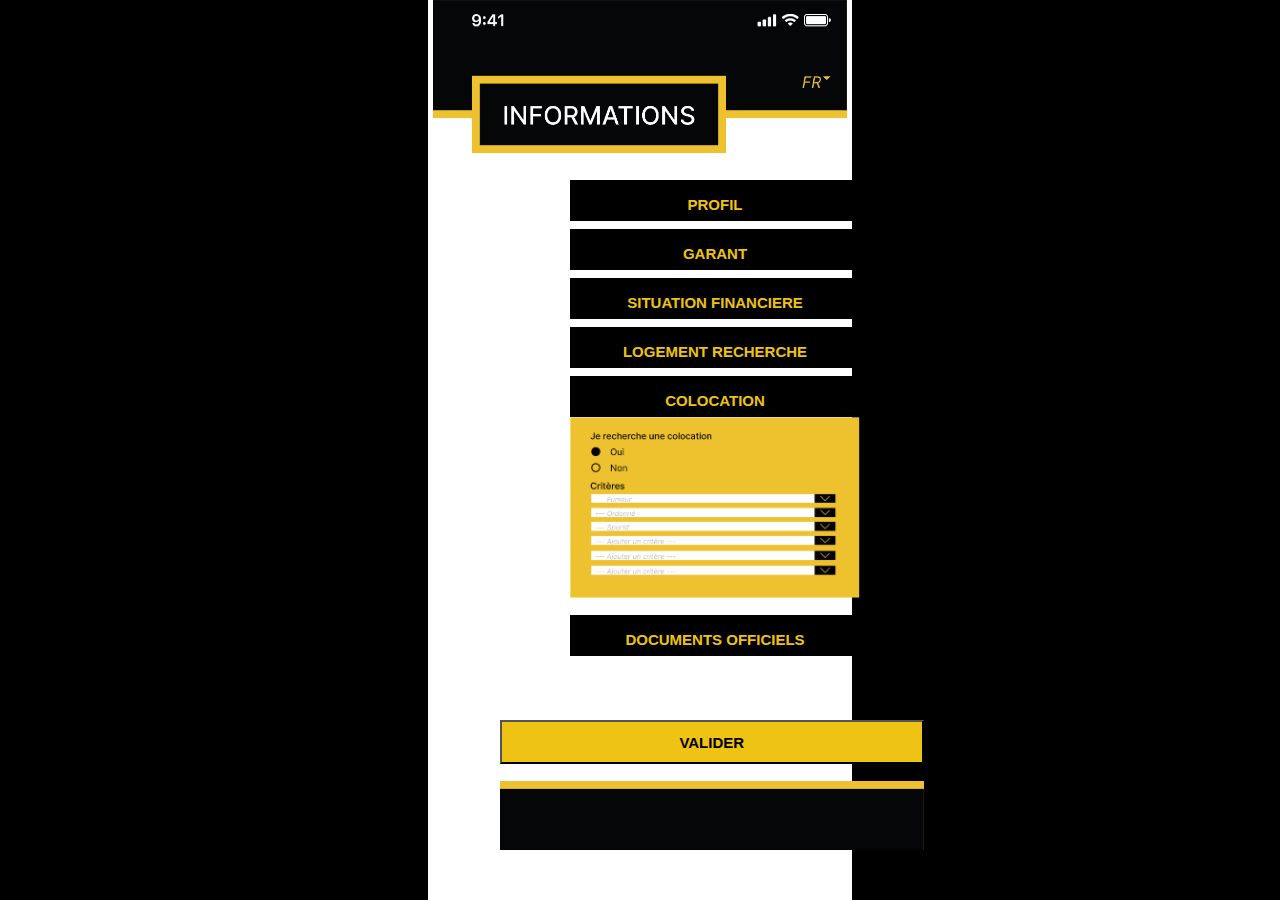
<file: index.html>
<!DOCTYPE html>
<html>
<head>
    <link rel="stylesheet" href="style.css">
</head>
<body>
<div class="container-mobile">
    <link rel="stylesheet" href="Policecritere.css">
    <div>
        <div>
            <img src="HautPage1.png" style="width: 100%">
        </div>
        <div class="container-box1"><p>PROFIL</p></div>
        <div class="container-box2"><p>GARANT</p></div>
        <div class="container-box3"><p>SITUATION FINANCIERE</p></div>
        <div class="container-box4"><p>LOGEMENT RECHERCHE</p></div>
        <div class="container-box5"><p>COLOCATION</p></div>
    <div class="container-boxjaune">
        <img src="criteres.png" style="width: 290px">
        </div>
    </div>
    <div class="container-box6"><p>DOCUMENTS OFFICIELS</p></div>
    <div>
        <button>VALIDER</button>
    </div>
    <div class="recherche3">
        <img src="Navigation1.png" style="width: 424px">
    </div>
    </div>
</body>
</html>
</file>
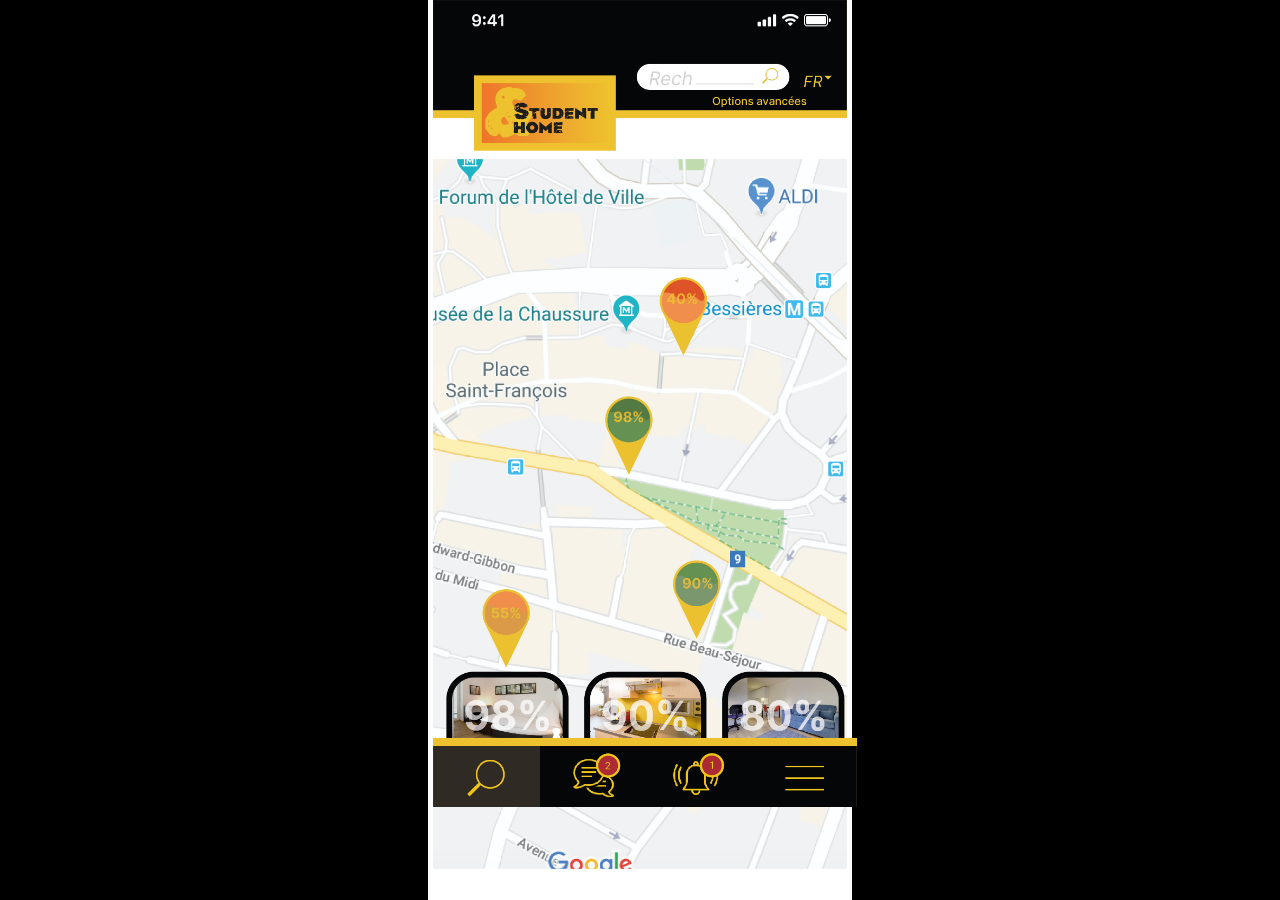
<file: homesearch.html>
<!DOCTYPE html>
<html>
<head>
<link rel="stylesheet" href="style.css">
</head>
<body>
	<div class="container-mobile">
      <div>
      	<img src="HautPage2.png" style="width: 100%">
      </div>
      <div class="mapVraie">
      	<img src="mapVraie.jpg" style="width: 414px">
      </div>
      <div class="recherche">
      	<img src="Navigation2.png" style="width: 424px">
      </div>
    </div>
</body>
</html>
</file>
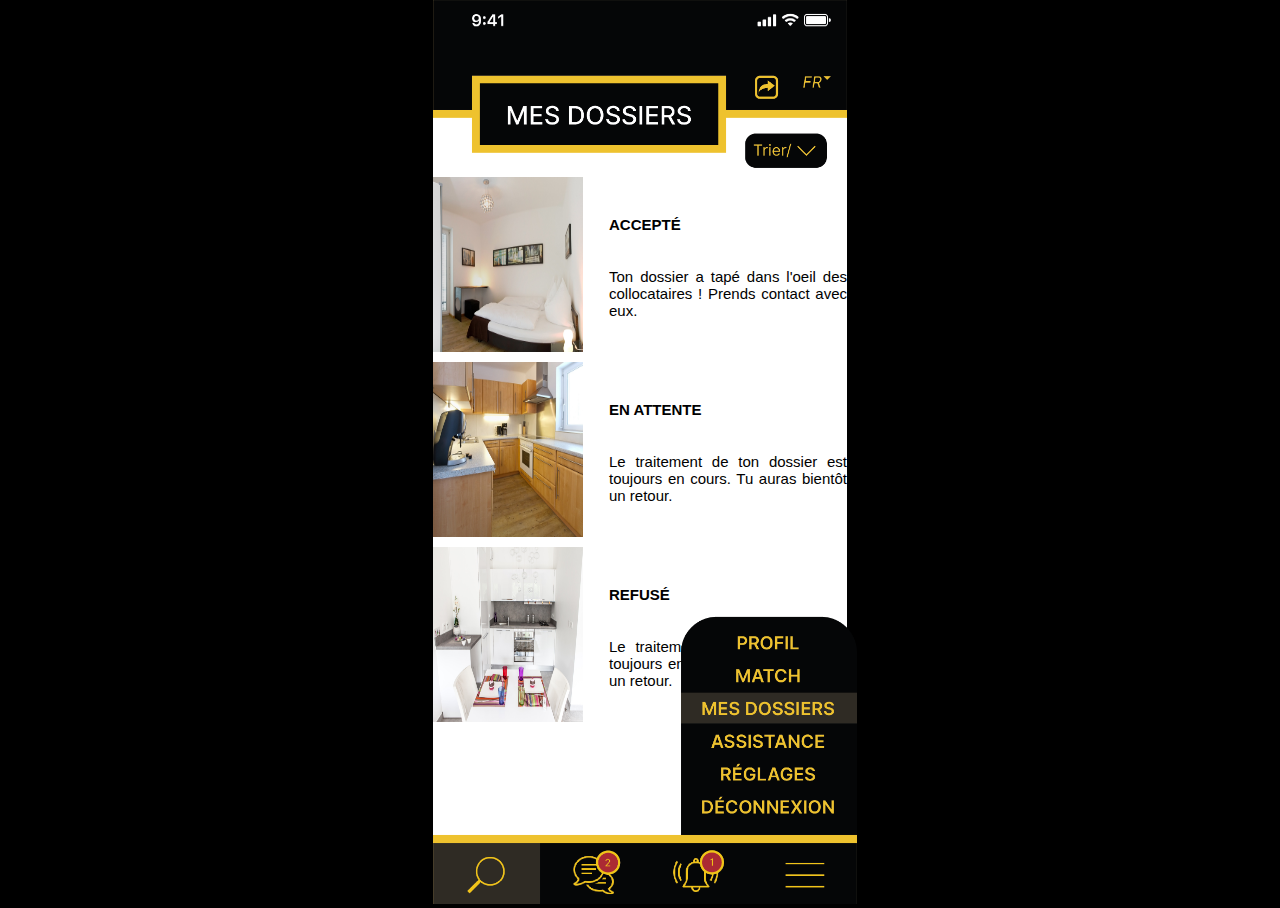
<file: mesdossiers.html>
<!DOCTYPE html>
<html>
<head>
	<title></title>
	<link rel="stylesheet" href="mesdossiers.css">
</head>
<body>
<div class="container-mobile">
		<div class="bottom">
      		<img src="HautPage4.png" style="width: 100%">
      	</div>
	<div>
      <div class="container-box">
      		<img src="image 2.jpeg" style="width: 150px">
      		<div class="box-text">
		        <h4>ACCEPTÉ</h4>
		      	<p>Ton dossier a tapé dans l'oeil des collocataires ! Prends contact avec eux.</p>
		     </div>
      </div> 
      	
      <div class="container-box">
      		<img src="image 3.jpeg" style="width: 150px">
			<div class="box-text">
	        <h4> EN ATTENTE</h4>
	      	<p>Le traitement de ton dossier est toujours en cours. Tu auras bientôt un retour.</p>
			</div>
      </div>
      	  
      <div class="container-box">
      		<img src="image 1.jpeg" style="width: 150px">
      		<div class="box-text">
		        <h4>REFUSÉ</h4>
		     	<p>Le traitement de ton dossier est toujours en cours. Tu auras bientôt un retour.</p>
      		</div>
      </div>
      <div class="naviguation">
      	<img src="Navigation 4.png" style="width: 424px">
      </div>
     </div>
  </div>
 </body>
</html>
</file>
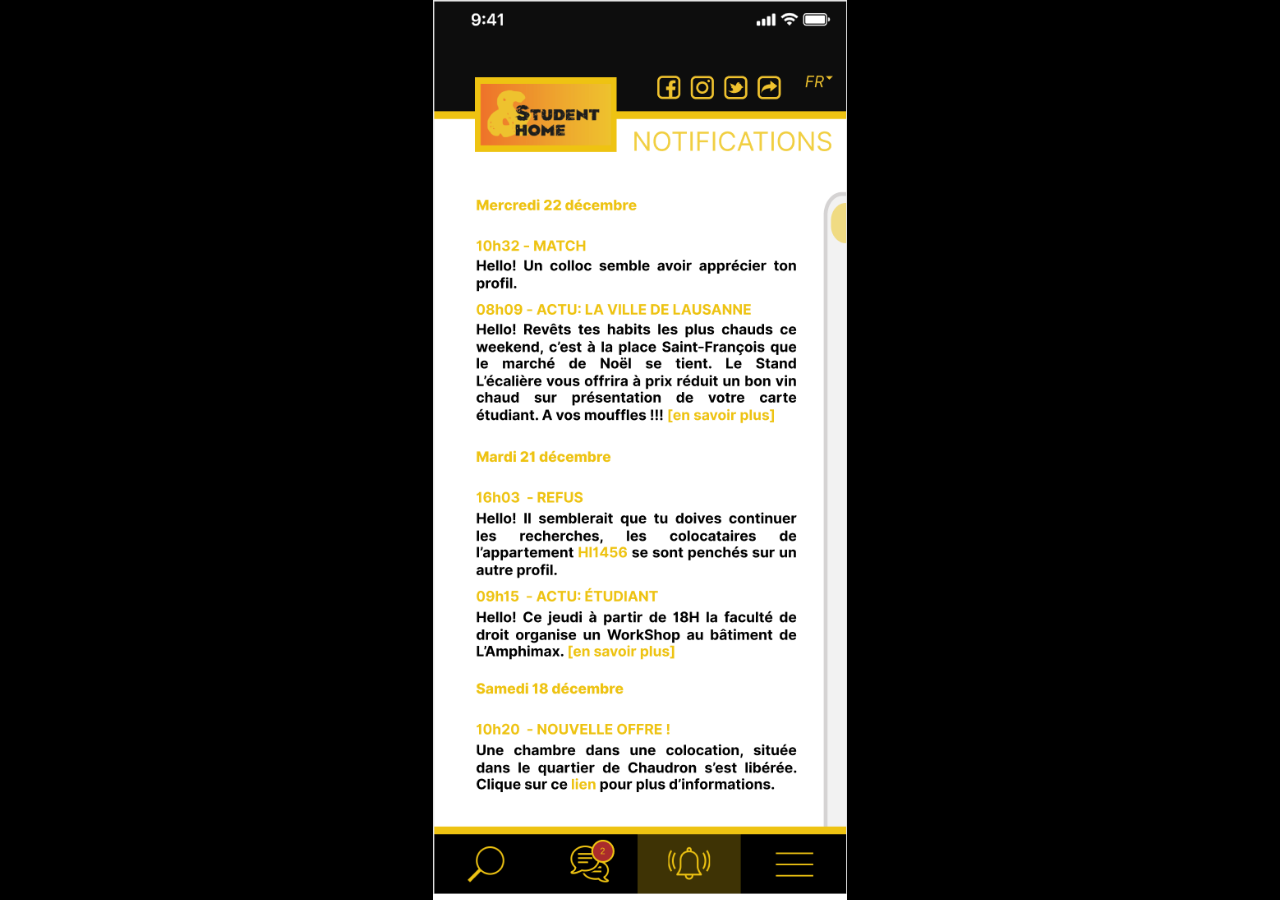
<file: notifications.html>
<!DOCTYPE html>
<html>
<head>
	<title></title>
	<link rel="stylesheet" href="mesdossiers.css">
</head>
<body>
<div class="container-mobile">
   	<img src="page 5.png" style="width: 100%">
</div>
</body>
</file>
<file: style.css>
.container-mobile {
  width: 414px;
  background-color: white;
  text-align: center;
  margin: auto;
  min-height: 100vh;
  padding: 0px 5px;
}
body {
  margin: 0px;
  background-color: black;
  font-family: 'Inter UI', sans-serif;
  font-size: 15px;
}
#title {
  color: red;
}
.container-colocs{
	margin-top: 330px;
	display: flex;
	flex-flow: row;
}
h1{
	font-size: 17px;
}
h2{
	font-size: 9px; 
}
h3{
	font-size: 10px;
}
.container-infos{
	font-size: 9px;
	display: block;
	text-align: justify;
	position: relative;
	margin-right: 10px;
	margin-left: 210px;
	margin-top: 0px;
}
.container-proxi{
	font-size: 9px;
	display: block;
	text-align: justify;
	position: relative;
	margin-left: 210px;
	margin-top: 0px;
}
.container-image{
	margin-top: 0px;
	width: 100px;
	height: 300px;
	display: flex;
	float: left;
}
.container-blocs{ 
  position:fixed;
  border:solid 1px;
  width:100px;
  top:10px;
  left:10px;
  bottom:10px;
}
.button {
  background-color: #EEC313
  border: none;
  padding: 15px 32px;
  text-align: center;
  text-decoration: none;
  display: inline-block;
  font-size: 16px;
} 
.container-box1{
	position: absolute;
	width: 290px;
	height: 41px;
	left: 570px;
	top: 180px;
	background: #000000;
	border: 1px solid #000000;
	box-sizing: border-box;
}
.container-box2{
	position: absolute;
	width: 290px;
	height: 41px;
	left: 570px;
	top: 229px;
	background: #000000;
	border: 1px solid #000000;
	box-sizing: border-box;
}
.container-box3{
	position: absolute;
	width: 290px;
	height: 41px;
	left: 570px;
	top: 278px;
	background: #000000;
	border: 1px solid #000000;
	box-sizing: border-box;
}
.container-box4{
	position: absolute;
	width: 290px;
	height: 41px;
	left: 570px;
	top: 327px;
	background: #000000;
	border: 1px solid #000000;
	box-sizing: border-box;
}
.container-box5{
	position: absolute;
	width: 290px;
	height: 41px;
	left: 570px;
	top: 376px;
	background: #000000;
	border: 1px solid #000000;
	box-sizing: border-box;
}
.container-box6{
	position: absolute;
	width: 290px;
	height: 41px;
	left: 570px;
	top: 615px;
	background: #000000;
	border: 1px solid #000000;
	box-sizing: border-box;
}
.container-boxjaune{
	position: absolute;
	width: 292px;
	height: 40px;
	left: 569px;
	top: 417px;
	bottom: 400px;
}
.liste{
	display: flex;
    flex-flow: row;
    padding: 0
}
.liste1{
    padding: 0
}
.appart{
	position: absolute;
	width: 931px;
	height: 655px;
	left: 100px;
	top: 700px;
}
.appart2{
	position: absolute;
	width: 931px;
	height: 655px;
	left: 250px;
	top: 705px;
}
.appart3{
	position: absolute;
	width: 931px;
	height: 655px;
	left: 390px;
	top: 700px;
}
.recherche{
	z-index: 2
	width: 414px;
	height: 54px;
	left: 490px;
}
.recherche2{
	position: absolute;
	width: 414px;
	height: 40px;
	left: 499.5px;
	top: 1000px;
	bottom: 0px;
}
.recherche3{
	position: absolute;
	width: 414px;
	height: 40px;
	left: 499.5px;
	top: 781px;
	bottom: 0px;
}
.mapVraie{
	width: 414px;
	height: 505px;
	left: 505px;
	right: 0px;
}
button{
	background-color: black;
	font-family: 'Inter UI', sans-serif;
	font-size: 15px;
	font-weight: bold;
	position: absolute;
	width: 424.5px;
	height: 44px;
	left: 499.5px;
	top: 720px;
	bottom: 50px;
	background: #EEC313;
}
.photodescri{
	position: absolute;
	width: 425px;
	height: 1300px;
	left: 499px;
	right: 0px;
	top: 0px;
}
.navigation{
	width: 424px;
    bottom: -347px;
    left: -5px;
    position: absolute;
}
</file>
<file: Policecritere.css>
body{
	font-family: 'Inter UI', sans-serif;
	font-weight: bold;
	color: #EEC313 

}
</file>
<file: mesdossiers.css>
.container-mobile {
  width: 414px;
  background-color: white;
  text-align: center;
  margin: auto;
  min-height: 100vh;
  position: relative;
}

body {
  margin: 0px;
  background-color: black;
  font-family: 'Inter UI', sans-serif;
}
#title {
  color: red;
}
  .container-box{
    display: flex;
    flex-flow: row;
    height: 175px;
    margin-bottom: 10px

  }
  .box-text {
    text-align: justify;
    display: flex;
    flex-flow: column;
    justify-content: center;
    padding-left: 26px;
    font-size: 15px
  }  
  .case-texte {
  text-align: justify;
  justify-content: center;
  flex-flow: column;
  padding-left: 26px

  }
  .naviguation{
    height: 298px; 
    bottom: -4px;
    position: absolute;
}
</file>
